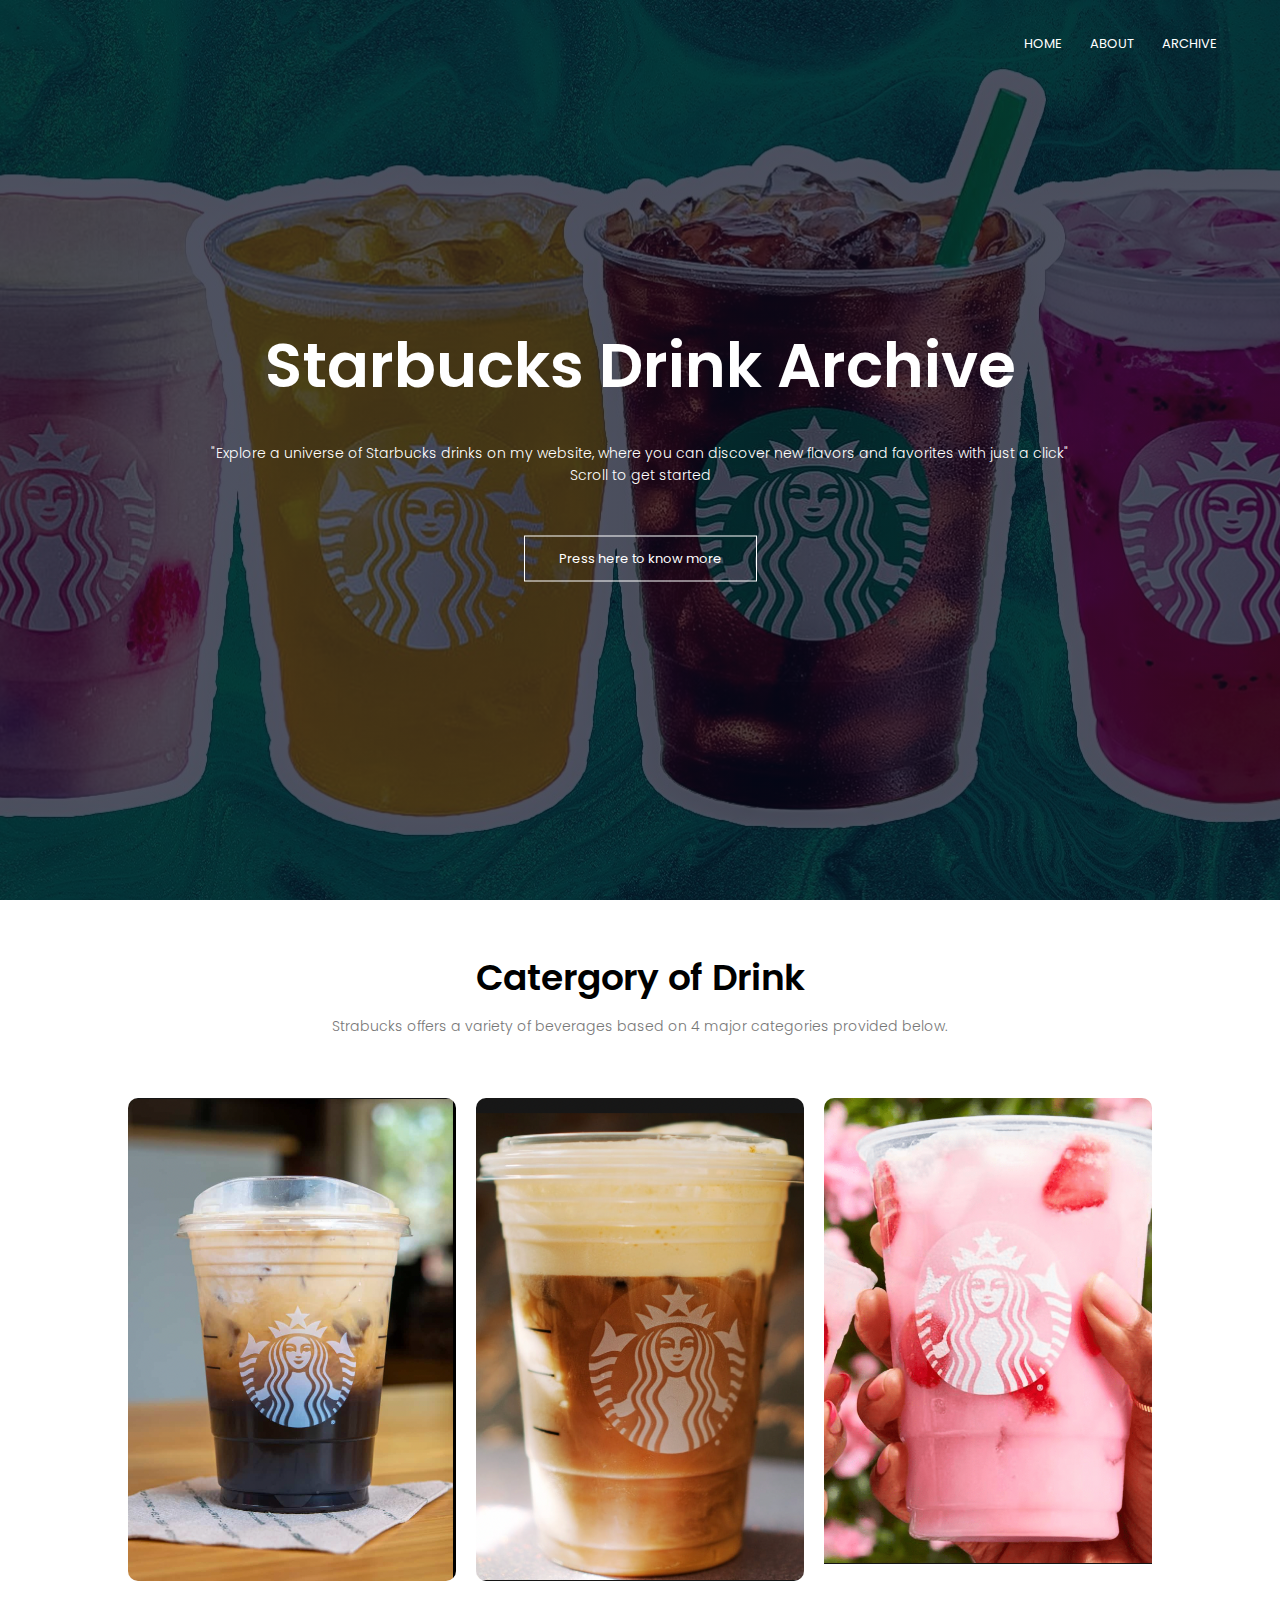
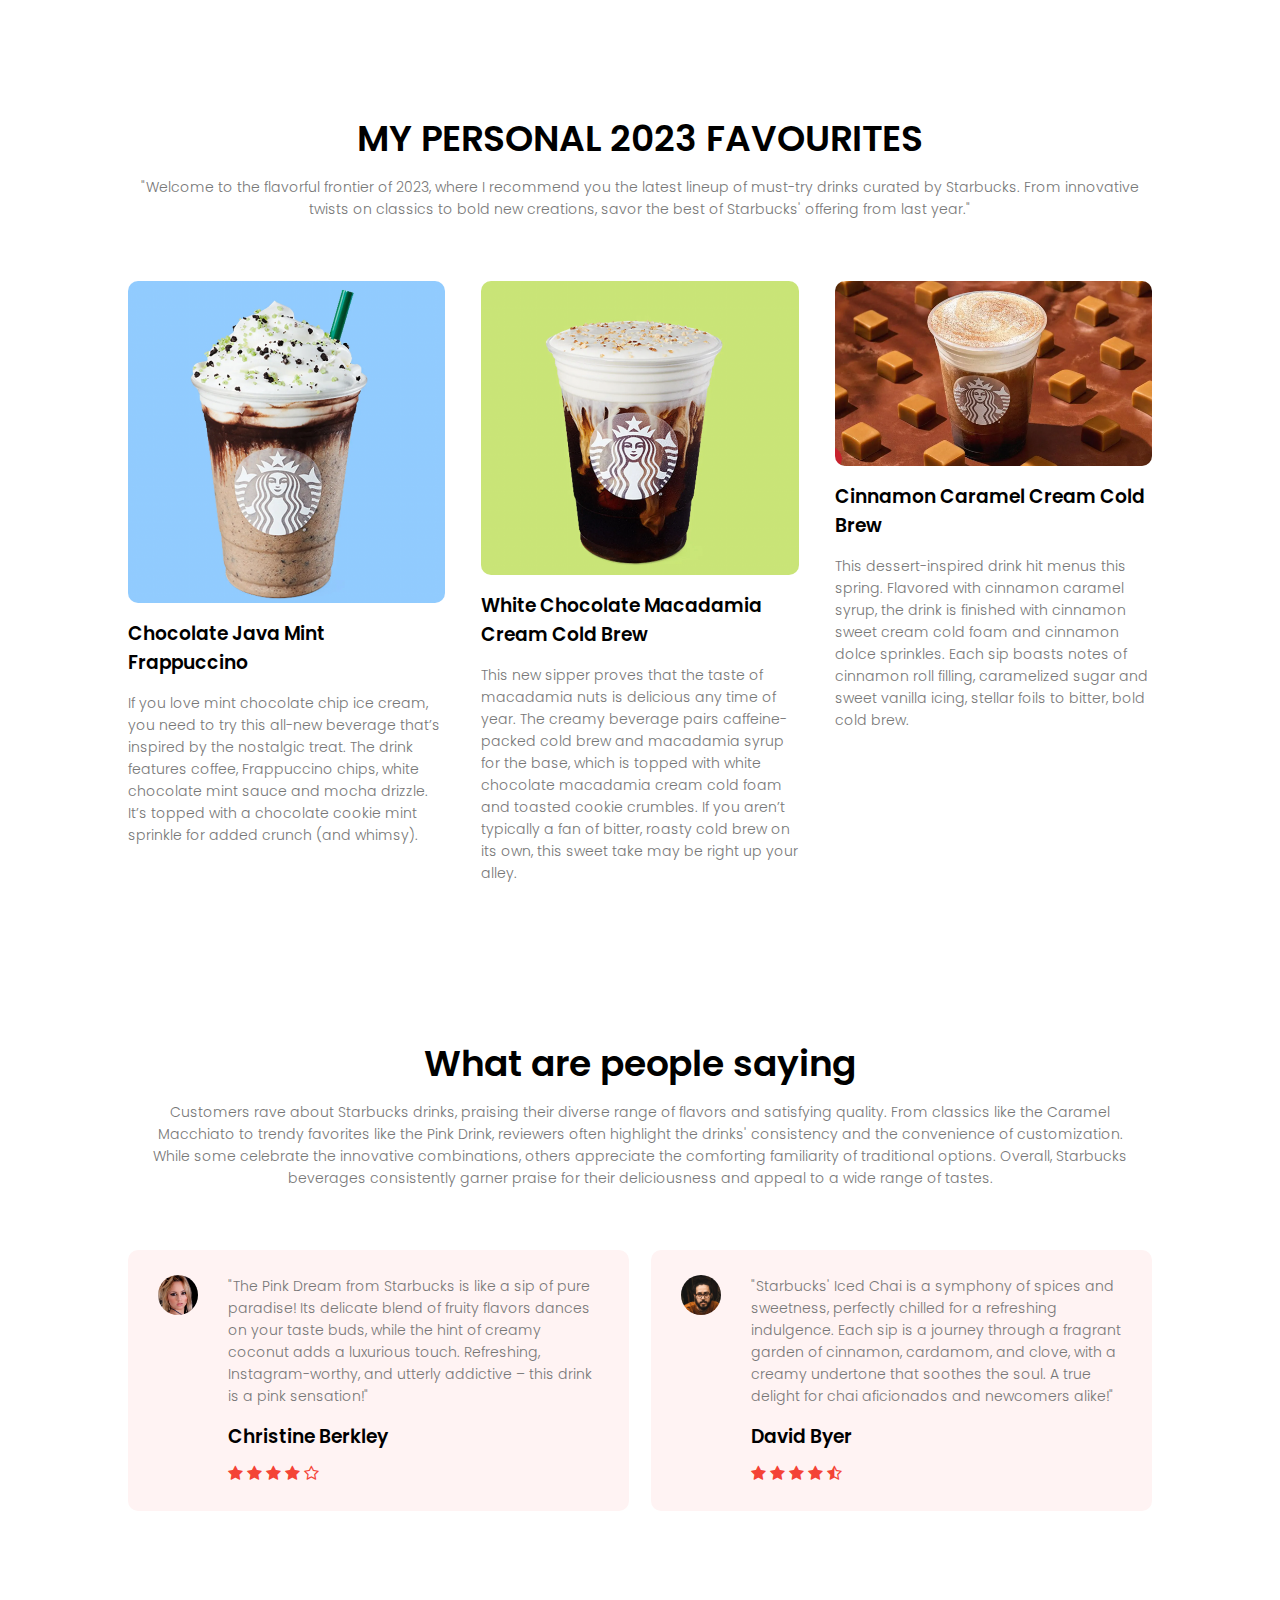
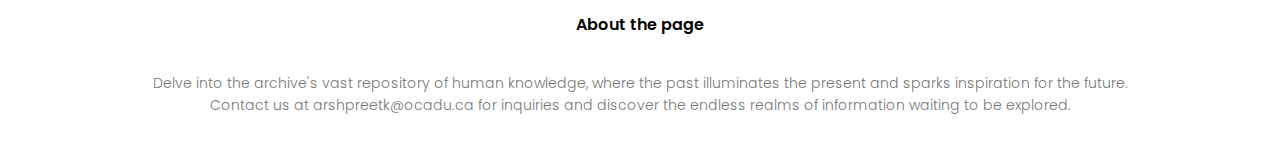
<file: index.html>
<html>
<head>
<meta name="viewport" content="width=device-width, initial-scale=1.0">
<title>Starbucks Drink Archive</title>
<link rel="stylesheet" href="style.css">
<link href="https://fonts.googleapis.com/css?family=Poppins:100,200,300,400,600,700&display=swap" rel="stylesheet">
<link rel="stylesheet" href="https://stackpath.bootstrapcdn.com/font-awesome/4.7.0/css/font-awesome.min.css"> 
</head>
<body>
    <section class="header">
        
        <nav>
           
            <div class="nav-links" id="navLinks">  
                <i class="fa fa-close" onclick="hideMenu()"></i>
                <ul>
                    <li><a href="index.html">HOME</a></li>
                    <li><a href="about.html">ABOUT</a></li>
                    <li><a  href="blog.html">ARCHIVE</a></li>
            
                </ul>
            </div>
            <i class="fa fa-bars" onclick="showMenu()"></i>
        </nav>
        
        <div class="text-box">
            <h1>Starbucks Drink Archive</h1>
            <p>"Explore a universe of Starbucks drinks on my website, where you can discover new flavors and favorites with just a click"<br>Scroll to get started</p>
            <a href="about.html" class="hero-btn">Press here to know more</a>
        </div>
    </section>
    


    
    <section class="campus">
        <h1> Catergory of Drink</h1>
        <p> Strabucks offers a variety of beverages based on 4 major categories provided below.</p>
            <div class="row">
                <div class="campus-col">
                    <img src="images/brewed coffee.png">
                    <div class="layer">
                        <h3>FRESH BREWED COFFEE</h3>
                    </div>
                </div>
                <div class="campus-col">
                    <img src="images/espresso bvg.png">
                    <div class="layer">
                        <h3>ESPRESSO BEVERAGES AND FRAPPUCINO</h3>
                    </div>
                </div>
                <div class="campus-col">
                    <img src="images/refresher.png">
                    <div class="layer">
                        <h3>REFRESHERS AND TEA</h3>
                    </div>
                </div>
                
            </div>
    </section>
    

    
    <section class="facility">
        <h1>MY PERSONAL 2023 FAVOURITES</h1>
        <p>"Welcome to the flavorful frontier of 2023, where I recommend you the latest lineup of must-try drinks curated by Starbucks. From innovative twists on classics to bold new creations, savor the best of Starbucks' offering from last year."</p>
            <div class="row">
                <div class="facility-col">
                    <img src="images/mint.png">
                    <h3>Chocolate Java Mint Frappuccino</h3>
                    <p>If you love mint chocolate chip ice cream, you need to try this all-new beverage that’s inspired by the nostalgic treat. The drink features coffee, Frappuccino chips, white chocolate mint sauce and mocha drizzle. It’s topped with a chocolate cookie mint sprinkle for added crunch (and whimsy).</p>
                </div>
                <div class="facility-col">
                    <img src="images/whitechoc.png">
                    <h3>White Chocolate Macadamia Cream Cold Brew</h3>
                    <p>This new sipper proves that the taste of macadamia nuts is delicious any time of year. The creamy beverage pairs caffeine-packed cold brew and macadamia syrup for the base, which is topped with white chocolate macadamia cream cold foam and toasted cookie crumbles. If you aren’t typically a fan of bitter, roasty cold brew on its own, this sweet take may be right up your alley.</p>
                </div>
                <div class="facility-col">
                    <img src="images/cinnamon.png">
                    <h3> Cinnamon Caramel Cream Cold Brew</h3>
                    <p>This dessert-inspired drink hit menus this spring. Flavored with cinnamon caramel syrup, the drink is finished with cinnamon sweet cream cold foam and cinnamon dolce sprinkles. Each sip boasts notes of cinnamon roll filling, caramelized sugar and sweet vanilla icing, stellar foils to bitter, bold cold brew.</p>
                </div>
            </div>
    </section>
    
    

    
    <section class="testimonials">
        <h1>What are people saying</h1>
        <p>Customers rave about Starbucks drinks, praising their diverse range of flavors and satisfying quality. From classics like the Caramel Macchiato to trendy favorites like the Pink Drink, reviewers often highlight the drinks' consistency and the convenience of customization. While some celebrate the innovative combinations, others appreciate the comforting familiarity of traditional options. Overall, Starbucks beverages consistently garner praise for their deliciousness and appeal to a wide range of tastes.</p>
            <div class="row">
                <div class="testimonial-col">
                    <img src="images/user1.jpg">
                    <div> 
                        <p>"The Pink Dream from Starbucks is like a sip of pure paradise! Its delicate blend of fruity flavors dances on your taste buds, while the hint of creamy coconut adds a luxurious touch. Refreshing, Instagram-worthy, and utterly addictive – this drink is a pink sensation!"</p>
                        <h3>Christine Berkley</h3>
                        <i class="fa fa-star"></i>
                        <i class="fa fa-star"></i>
                        <i class="fa fa-star"></i>
                        <i class="fa fa-star"></i>
                        <i class="fa fa-star-o"></i>
                    </div>
                </div>
                <div class="testimonial-col">
                    <img src="images/user2.jpg">
                    <div>
                        <p>"Starbucks' Iced Chai is a symphony of spices and sweetness, perfectly chilled for a refreshing indulgence. Each sip is a journey through a fragrant garden of cinnamon, cardamom, and clove, with a creamy undertone that soothes the soul. A true delight for chai aficionados and newcomers alike!"</p>
                        <h3>David Byer</h3>
                        <i class="fa fa-star"></i>
                        <i class="fa fa-star"></i>
                        <i class="fa fa-star"></i>
                        <i class="fa fa-star"></i>
                        <i class="fa fa-star-half-o"></i>
                    </div>
                </div>
                
            </div>
    </section>
    



<section class="footer">
        <h4>About the page</h4>
        <p>Delve into the archive's vast repository of human knowledge, where the past illuminates the present and sparks inspiration for the future. </br>Contact us at arshpreetk@ocadu.ca for inquiries and discover the endless realms of information waiting to be explored.</p>
        

<script>
    var navLinks = document.getElementById("navLinks");

    function showMenu() {
        navLinks.style.right = "0";
    }

    function hideMenu() {
        navLinks.style.right = "-200px";
    }
</script> 
    
</body>
</html>
</file>
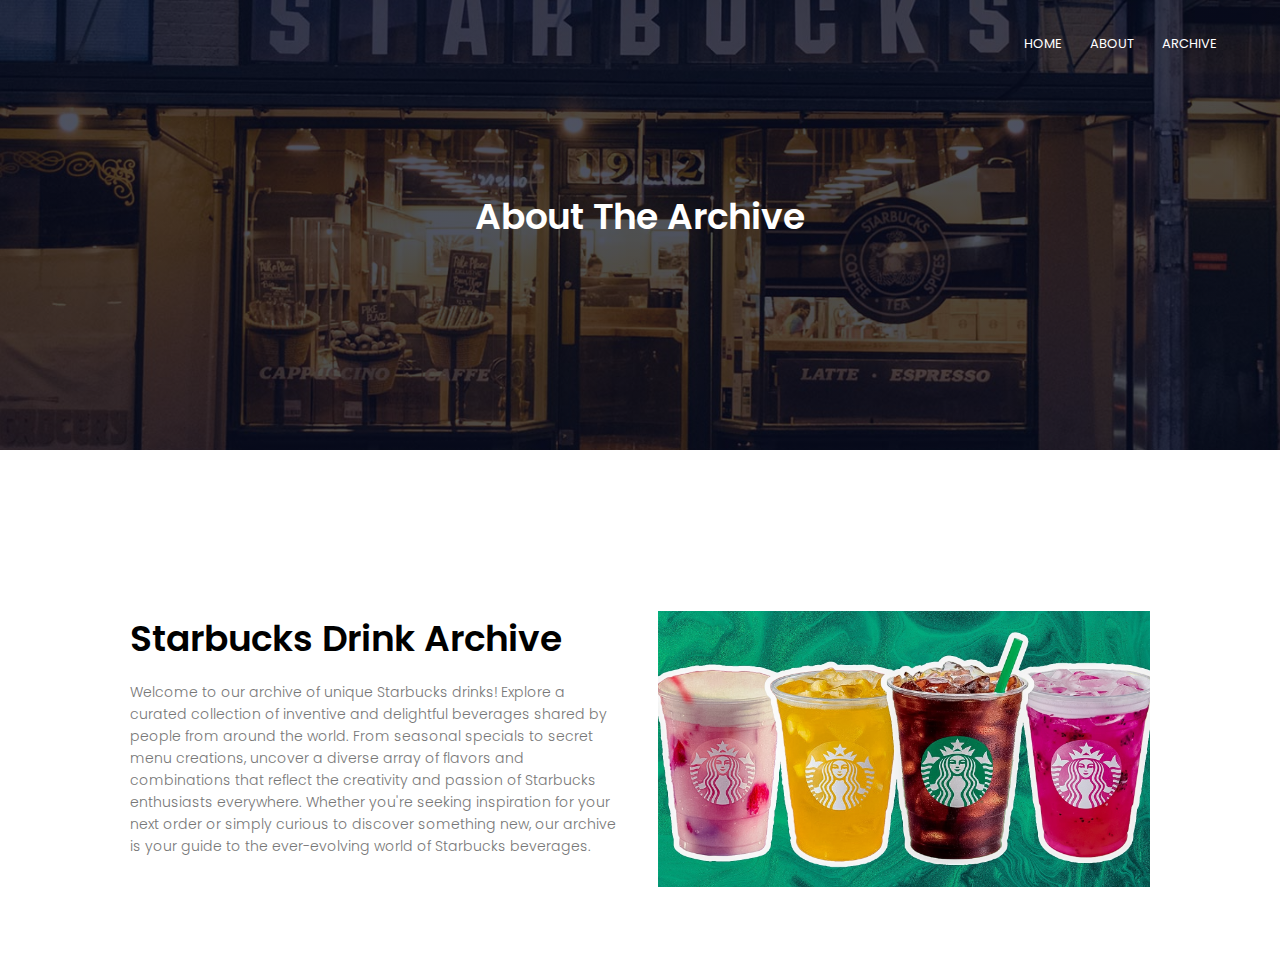
<file: about.html>
<html>
<head>
<meta name="viewport" content="width=device-width, initial-scale=1.0">
<title>Starbucks Drink Archive</title>
<link rel="stylesheet" href="style.css">
<link href="https://fonts.googleapis.com/css?family=Poppins:100,200,300,400,600,700&display=swap" rel="stylesheet">
<link rel="stylesheet" href="https://stackpath.bootstrapcdn.com/font-awesome/4.7.0/css/font-awesome.min.css"> 
</head>
<body>
    <section class="sub-header">
        <nav>
            
            <div class="nav-links" id="navLinks">  
                <i class="fa fa-close" onclick="hideMenu()"></i>
                <ul>
                    <li><a href="index.html">HOME</a></li>
                    <li><a href="about.html">ABOUT</a></li>
                    <li><a href="blog.html">ARCHIVE</a></li>
                   
                </ul>
            </div>
            <i class="fa fa-bars" onclick="showMenu()"></i>
        </nav>   
            <h1>About The Archive</h1>
    </section>
    
    
<!--  about --> 
    
<section class="about-us">
    <div class="row">
        <div class="about-col">
            <h1>Starbucks Drink Archive </h1>     
            <p>Welcome to our archive of unique Starbucks drinks! Explore a curated collection of inventive and delightful beverages shared by people from around the world. From seasonal specials to secret menu creations, uncover a diverse array of flavors and combinations that reflect the creativity and passion of Starbucks enthusiasts everywhere. Whether you're seeking inspiration for your next order or simply curious to discover something new, our archive is your guide to the ever-evolving world of Starbucks beverages.</p>
            
        </div>
        <div class="about-col">
            <img src="images/about.jpg">
        </div>
    </div>    
</section>
    

  

<script>
    var navLinks = document.getElementById("navLinks");

    function showMenu() {
        navLinks.style.right = "0";
    }

    function hideMenu() {
        navLinks.style.right = "-200px";
    }
</script> 
    
</body>
</html>
</file>
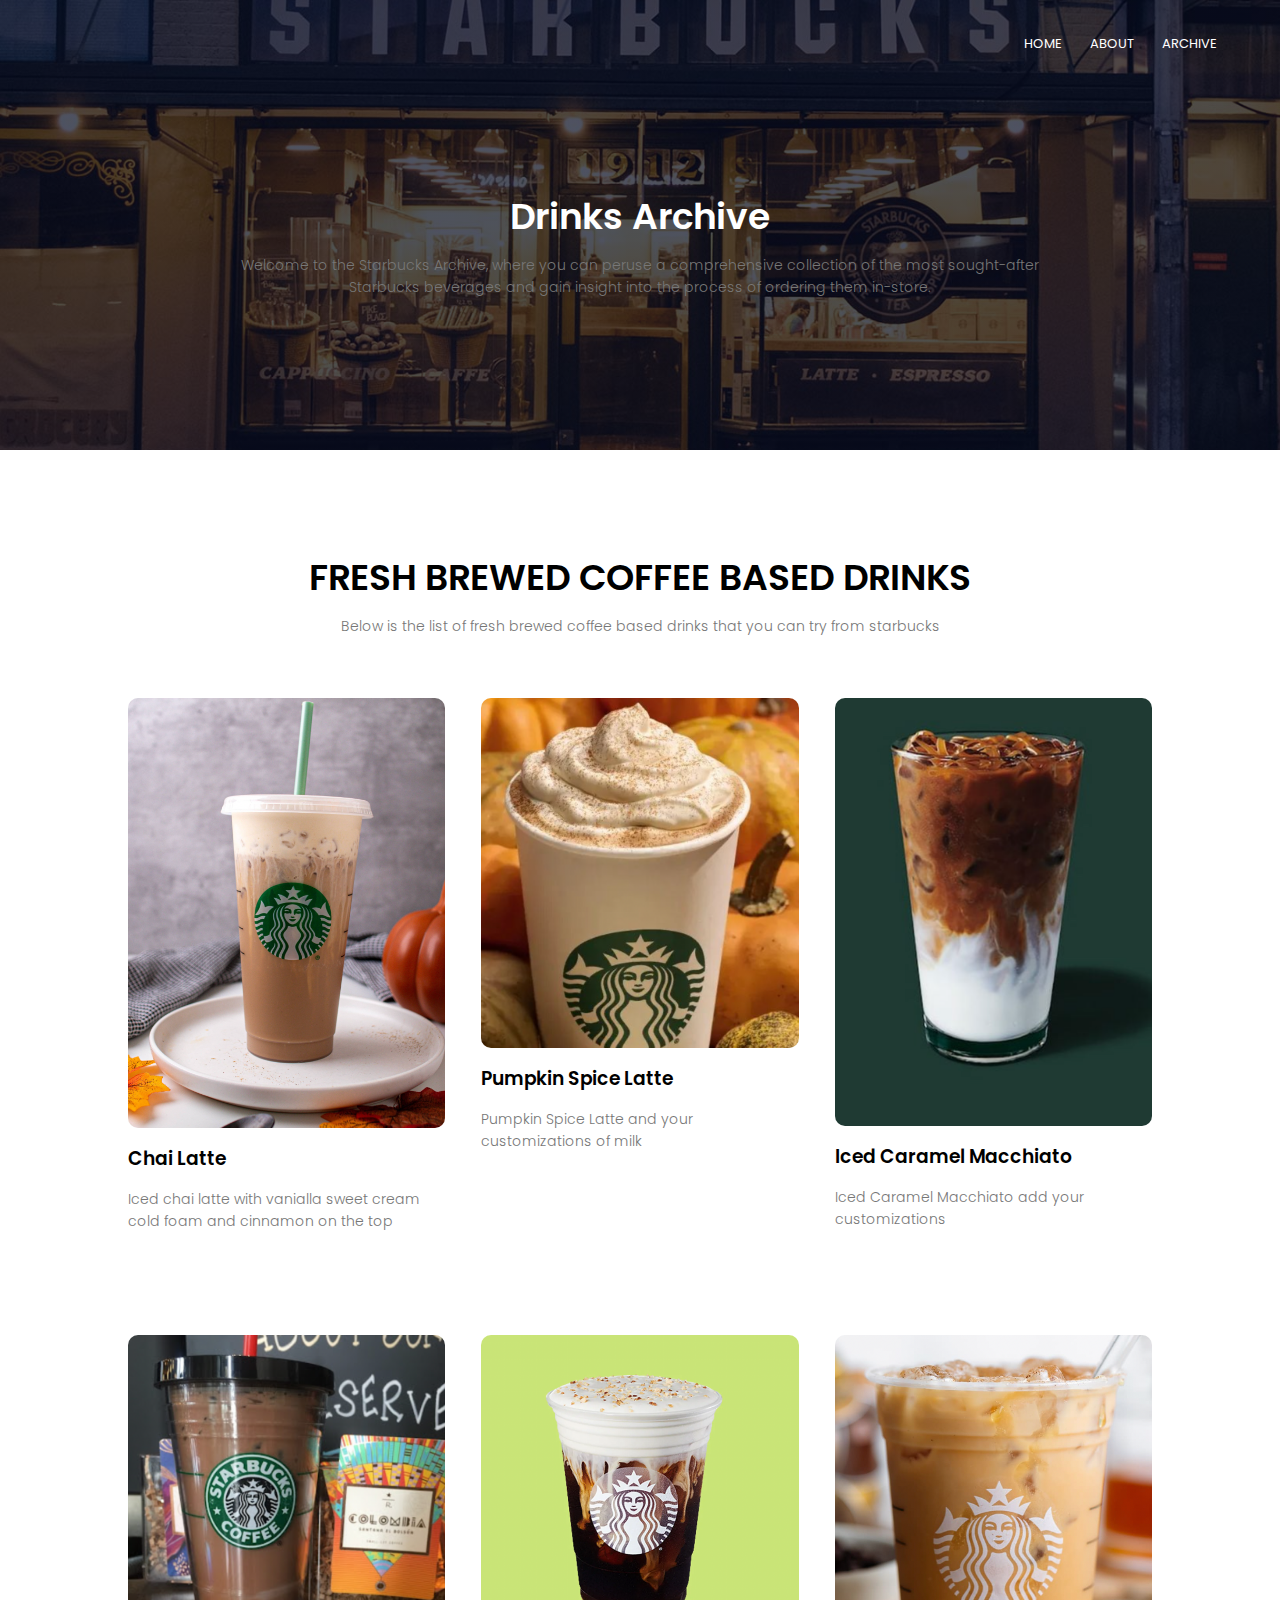
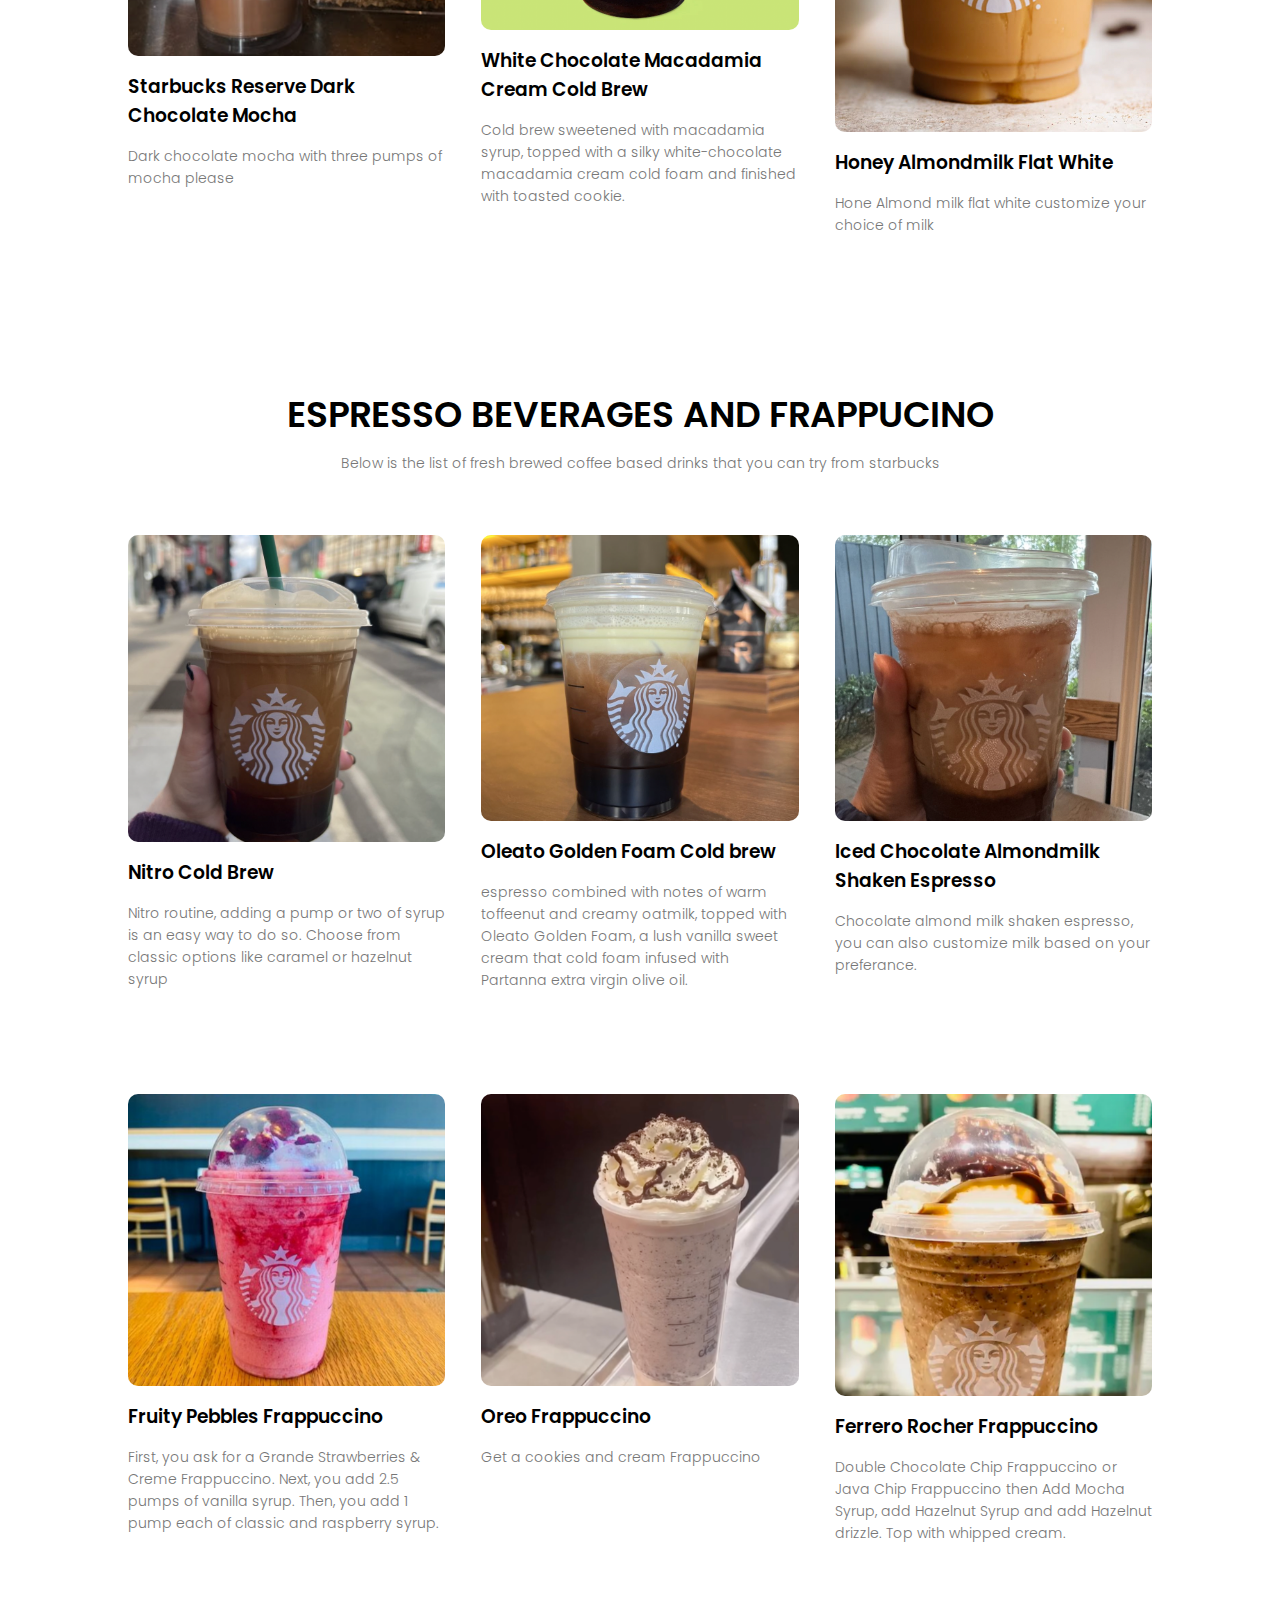
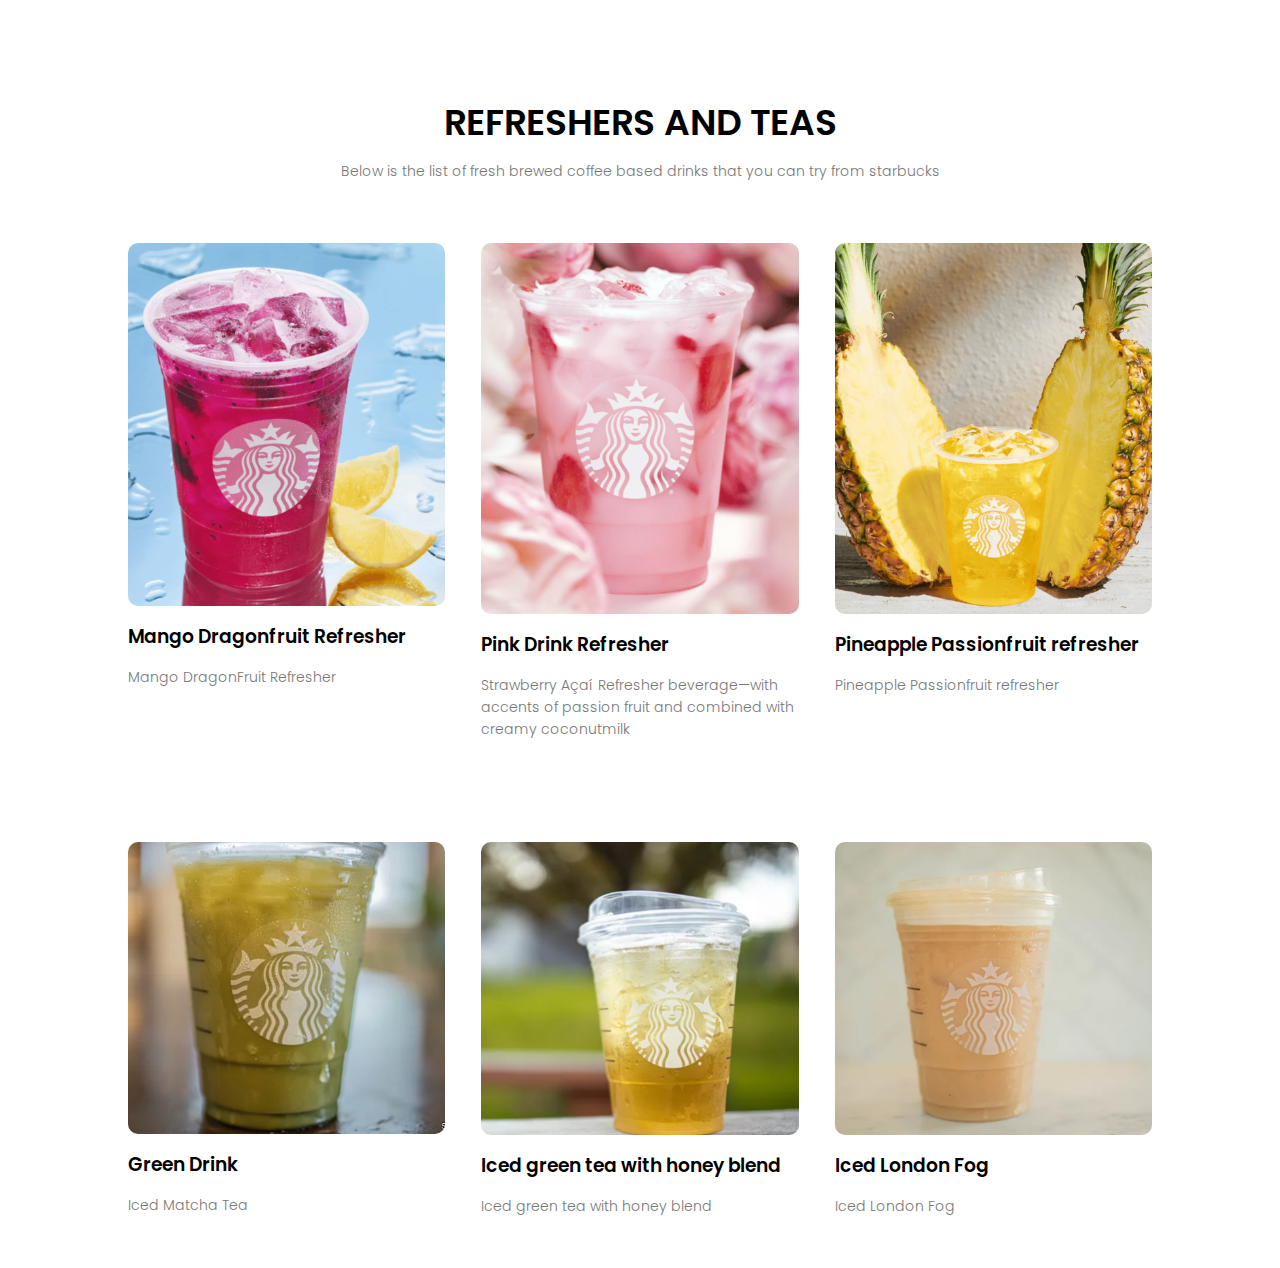
<file: blog.html>
<html>
<head>
<meta name="viewport" content="width=device-width, initial-scale=1.0">
<title></title>
<link rel="stylesheet" href="style.css">
<link href="https://fonts.googleapis.com/css?family=Poppins:100,200,300,400,600,700&display=swap" rel="stylesheet">
<link rel="stylesheet" href="https://stackpath.bootstrapcdn.com/font-awesome/4.7.0/css/font-awesome.min.css"> 
</head>
<body>
    <section class="sub-header">
        <nav>
            <a href="index.html"></a>
            <div class="nav-links" id="navLinks">  
                <i class="fa fa-close" onclick="hideMenu()"></i>
                <ul>
                    <li><a href="index.html">HOME</a></li>
                    <li><a href="about.html">ABOUT</a></li>
                   
                    <li><a href="blog.html">ARCHIVE</a></li>
                   
                </ul>
            </div>
            <i class="fa fa-bars" onclick="showMenu()"></i>
        </nav>
            <h1>Drinks Archive</h1>
            <p>Welcome to the Starbucks Archive, where you can peruse a comprehensive collection of the most sought-after </br> Starbucks beverages and gain insight into the process of ordering them in-store.</p>
    </section>
    
<!---------- Blog Page Content ---------->
    
<section class="facility">
    <h1>FRESH BREWED COFFEE BASED DRINKS</h1>
    <p>Below is the list of fresh brewed coffee based drinks that you can try from starbucks </p>
        <div class="row">
            <div class="facility-col">
                <img src="images/chai.png">
                <h3>Chai Latte</h3>
                <p> Iced chai latte with vanialla sweet cream cold foam and cinnamon on the top</p>
            </div>
            <div class="facility-col">
                <img src="images/pumpkin.png">
                <h3>Pumpkin Spice Latte</h3>
                <p> Pumpkin Spice Latte and your customizations of milk</p>
            </div>
            <div class="facility-col">
                <img src="images/iced caramel.png">
                <h3> Iced Caramel Macchiato</h3>
                <p>Iced Caramel Macchiato add your customizations</p>
            </div>
        </div>

        <div class="row">
            <div class="facility-col">
                <img src="images/mocha.png">
                <h3>Starbucks Reserve Dark Chocolate Mocha</h3>
                <p>Dark chocolate mocha with three pumps of mocha please</p>
            </div>

            <div class="facility-col">
                <img src="images/whitechoc.png">
                <h3>White Chocolate Macadamia Cream Cold Brew</h3>
                <p>Cold brew sweetened with macadamia syrup, topped with a silky white-chocolate macadamia cream cold foam and finished with toasted cookie.</p>
            </div>
            <div class="facility-col">
                <img src="images/Honey.png">
                <h3>Honey Almondmilk Flat White</h3>
                <p>Hone Almond milk flat white customize your choice of milk</p>
            </div>

        
</section>

<section class="facility">
    <h1>ESPRESSO BEVERAGES AND FRAPPUCINO</h1>
    <p>Below is the list of fresh brewed coffee based drinks that you can try from starbucks </p>
        <div class="row">
            <div class="facility-col">
                <img src="images/nitro.png">
                <h3>Nitro Cold Brew</h3>
                <p>Nitro routine, adding a pump or two of syrup is an easy way to do so. Choose from classic options like caramel or hazelnut syrup</p>
            </div>
            <div class="facility-col">
                <img src="images/golden.png">
                <h3>Oleato Golden Foam Cold brew</h3>
                <p>espresso combined with notes of warm toffeenut and creamy oatmilk, topped with Oleato Golden Foam, a lush vanilla sweet cream that cold foam infused with Partanna extra virgin olive oil.</p>
            </div>
            <div class="facility-col">
                <img src="images/chocolate.png">
                <h3>Iced Chocolate Almondmilk Shaken Espresso</h3>
                <p>Chocolate almond milk shaken espresso, you can also customize milk based on your preferance.</p>
            </div>
        </div>

        <div class="row">
            <div class="facility-col">
                <img src="images/fruity frap.png">
                <h3>Fruity Pebbles Frappuccino
                </h3>
                <p>First, you ask for a Grande Strawberries & Creme Frappuccino⁣. Next, you add 2.5 pumps of vanilla syrup. Then, you add 1 pump each of classic and raspberry syrup.</p>
            </div>

            <div class="facility-col">
                <img src="images/oreo.png">
                <h3>Oreo Frappuccino</h3>
                <p>Get a cookies and cream Frappuccino</p>
            </div>
            <div class="facility-col">
                <img src="images/ferrero.png">
                <h3>Ferrero Rocher Frappuccino</h3>
                <p>Double Chocolate Chip Frappuccino or Java Chip Frappuccino then
                    Add Mocha Syrup, add Hazelnut Syrup and add Hazelnut drizzle.
                    Top with whipped cream.</p>
            </div>

        
</section>

<section class="facility">
    <h1>REFRESHERS AND TEAS</h1>
    <p>Below is the list of fresh brewed coffee based drinks that you can try from starbucks </p>
        <div class="row">
            <div class="facility-col">
                <img src="images/dragonfruit.png">
                <h3>Mango Dragonfruit Refresher</h3>
                <p>Mango DragonFruit Refresher </p>
            </div>
            <div class="facility-col">
                <img src="images/pinkdrink.png">
                <h3>Pink Drink Refresher</h3>
                <p>Strawberry Açaí Refresher beverage—with accents of passion fruit and combined with creamy coconutmilk</p>
            </div>
            <div class="facility-col">
                <img src="images/pinnaple.png">
                <h3>Pineapple Passionfruit refresher</h3>
                <p>Pineapple Passionfruit refresher </p>
            </div>
        </div>

        <div class="row">
            <div class="facility-col">
                <img src="images/green matcha.png">
                <h3>Green Drink</h3>
                <p>Iced Matcha Tea </p>
            </div>

            <div class="facility-col">
                <img src="images/iced green tea.png">
                <h3>Iced green tea with honey blend</h3>
                <p>Iced green tea with honey blend</p>
            </div>
            <div class="facility-col">
                <img src="images/Iced London Fog.png">
                <h3>Iced London Fog</h3>
                <p>Iced London Fog</p>
            </div>

        
</section>



    
        
        
    
<!-------- footer ---------->


  
  
<!----JavaScript for toggle menu---->
<script>
    var navLinks = document.getElementById("navLinks");

    function showMenu() {
        navLinks.style.right = "0";
    }

    function hideMenu() {
        navLinks.style.right = "-200px";
    }
</script> 
    
</body>
</html>
</file>
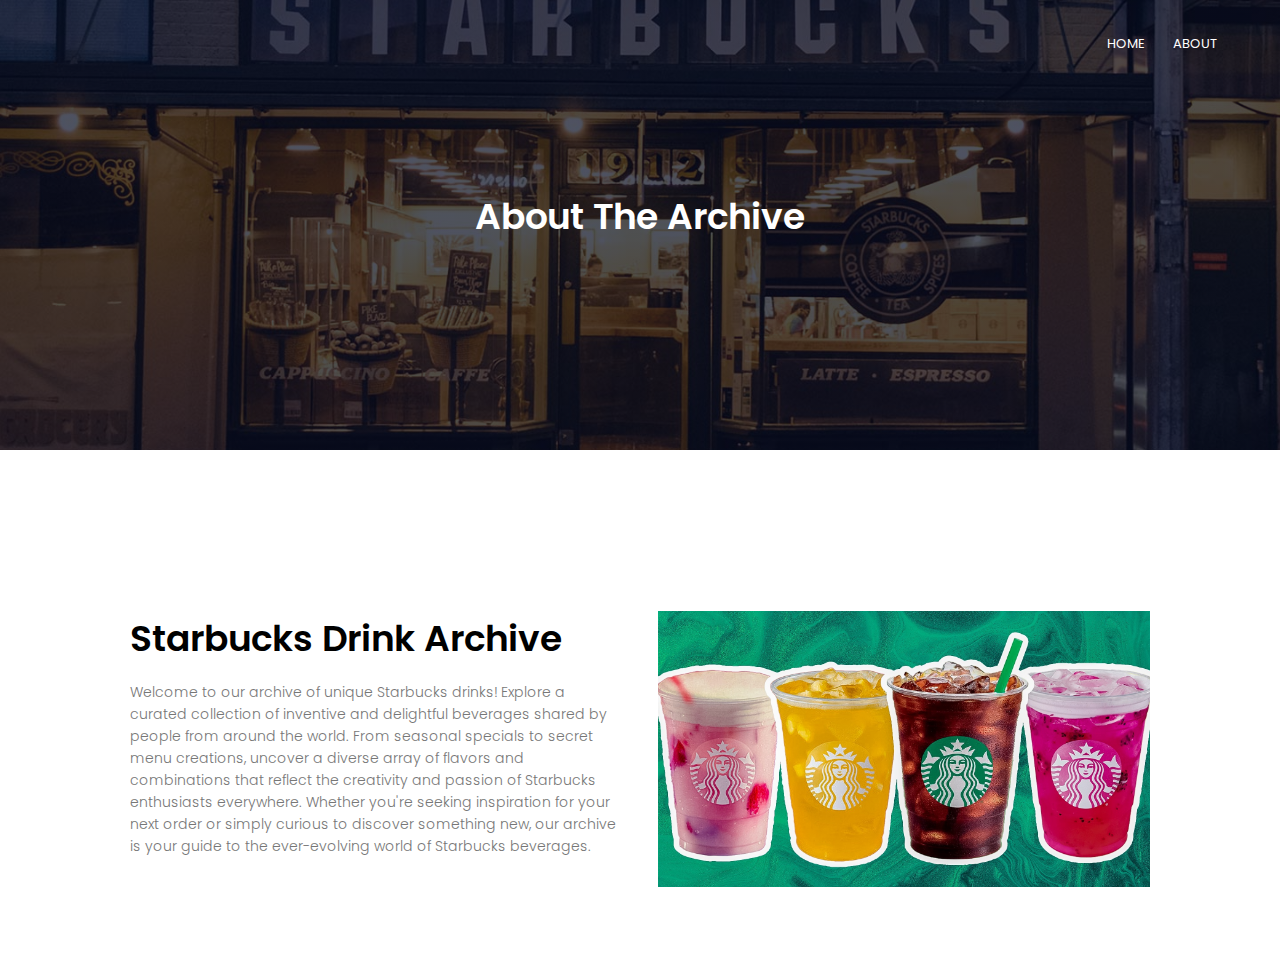
<file: page1.html>
<html>
<head>
<meta name="viewport" content="width=device-width, initial-scale=1.0">
<title>Starbucks Drink Archive</title>
<link rel="stylesheet" href="style.css">
<link href="https://fonts.googleapis.com/css?family=Poppins:100,200,300,400,600,700&display=swap" rel="stylesheet">
<link rel="stylesheet" href="https://stackpath.bootstrapcdn.com/font-awesome/4.7.0/css/font-awesome.min.css"> 
</head>
<body>
    <section class="sub-header">
        <nav>
            
            <div class="nav-links" id="navLinks">  
                <i class="fa fa-close" onclick="hideMenu()"></i>
                <ul>
                    <li><a href="index.html">HOME</a></li>
                    <li><a href="about.html">ABOUT</a></li>
                   
                </ul>
            </div>
            <i class="fa fa-bars" onclick="showMenu()"></i>
        </nav>   
            <h1>About The Archive</h1>
    </section>
    
    
<!--  about --> 
    
<section class="about-us">
    <div class="row">
        <div class="about-col">
            <h1>Starbucks Drink Archive </h1>     
            <p>Welcome to our archive of unique Starbucks drinks! Explore a curated collection of inventive and delightful beverages shared by people from around the world. From seasonal specials to secret menu creations, uncover a diverse array of flavors and combinations that reflect the creativity and passion of Starbucks enthusiasts everywhere. Whether you're seeking inspiration for your next order or simply curious to discover something new, our archive is your guide to the ever-evolving world of Starbucks beverages.</p>
            
        </div>
        <div class="about-col">
            <img src="images/about.jpg">
        </div>
    </div>    
</section>
    

  

<script>
    var navLinks = document.getElementById("navLinks");

    function showMenu() {
        navLinks.style.right = "0";
    }

    function hideMenu() {
        navLinks.style.right = "-200px";
    }
</script> 
    
</body>
</html>
</file>
<file: style.css>
*{
    margin: 0;
    padding: 0;
    font-family: 'Poppins', sans-serif;
}
.header{
    min-height: 100vh;
    width: 100%;
    background-image: linear-gradient(rgba(4,9,30,0.7),rgba(4,9,30,0.7)),url(images/about.jpg);
    background-position: center;
    background-size: cover;
    position: relative;
    overflow: hidden;
}

nav{
    display: flex;
    padding: 2% 4%;
    justify-content: space-between;
    align-items: center;
}
nav img{
    width: 135px;
}
.nav-links{
    flex: 1;
    text-align: right;
}
.nav-links ul li{
    list-style: none;
    display: inline-block;
    padding: 8px 12px;
    position: relative;
}
.nav-links ul li a{
    color: #fff;
    text-decoration: none;
    font-size: 13px;
}
.nav-links ul li::after{
    content: '';
    width: 0%;
    height: 2px;
    background: #f44336;
    display: block;
    margin: auto;
    transition: .5s;    
}
.nav-links ul li:hover::after{
    width: 100%;
}
nav .fa{
    display: none;
}

.text-box{
    width: 90%;
    color: #fff;
    position: absolute;
    top: 50%;
    left: 50%;
    transform: translate(-50%, -50%);
    text-align: center;
}
.text-box h1{
    font-size: 62px;
}
.text-box p{
    margin: 20px 0 40px;
    font-size: 14px;
    color: #fff;
}
.hero-btn {
    display: inline-block;
    text-decoration: none;
    color: #fff;
    border: 1px solid #fff;
    padding: 12px 34px;
    font-size: 13px;
    background: transparent;
    position: relative;
    cursor: pointer;
    transition: 1s;
}

.hero-btn:hover{
    border: 1px solid #f44336;
    background: #f44336;
}


@media(max-width: 700px)
{
   .nav-links ul li
    {
        display: block;
    }
    .nav-links
    {
        position: fixed;
        background: #f44336;
        height: 100vh;
        width: 200px;
        top: 0;
        right: -200px;
        text-align: left;
        z-index: 2;
        transition: 0.5s;
    }
    .nav-links ul{
        padding: 30px;
    }
    nav .fa{
        display: block;
        color: #fff;
        margin: 10px;
        font-size: 22px;
        cursor: pointer; 
    }
    .text-box h1{
        font-size: 20px;
    }
}



.course{
    width: 80%;
    margin: auto;
    text-align: center;
    padding-top: 100px;
}
h1{
    font-size: 36px;
    font-weight: 600;
}
p{
    color: #777;
    font-size: 14px;
    font-weight: 300;
    line-height: 22px;
    padding: 10px;
}
.row{
    margin-top: 5%;
    display: flex;
    justify-content: space-between;  
}
  
.course-col{
    flex-basis: 31%;
    background: #fff3f3;
    border-radius: 10px;
    margin-bottom: 5%;
    padding: 20px 12px;
    box-sizing: border-box;
    transition: .5s;
}
h3{
    text-align: center;
    font-weight: 600;
    margin: 10px 0;
}
.course-col:hover{
    box-shadow: 0 0 20px 0px rgba(0, 0, 0, 0.2);
}

@media (max-width:700px){
    .row{
        flex-direction: column;
    }
} 



.campus{
    width: 80%;
    margin: auto;
    text-align: center;
    padding-top: 50px;
}
.campus-col{
    flex-basis: 32%;
    border-radius: 10px;
    margin-bottom: 30px;
    position: relative;
    overflow: hidden;
}
.campus-col img{
    width: 100%;
}

.layer{
    background: transparent;
    height: 100%;
    width: 100%;
    top: 0;
    left: 0;
    position: absolute;
    transition: .5s;
}
.layer:hover{
    background: rgba(226, 0, 0, 0.7);
}
.layer h3{
    width: 100%;
    font-weight: 500;
    color: #fff;
    font-size: 26px;
    bottom: 0;
    left: 50%;
    transform: translateX(-50%);
    position: absolute;
    opacity: 0;
    transition: .5s;
}
.layer:hover h3{
    bottom: 49%;
    opacity: 1;
}



.facility{
    width: 80%;
    margin: auto;
    text-align: center;
    padding-top: 100px;
}
.facility-col{
    flex-basis: 31%;
    border-radius: 10px;
    margin-bottom: 5%;
    text-align: left;
}
.facility-col img{
    width: 100%;
    border-radius: 10px;
}
.facility-col p{
    padding: 0;
}
.facility-col h3{
    margin-top: 16px;
    margin-bottom: 15px;
    text-align: left;
}



.testimonials{
    width: 80%;
    margin: auto;
    padding-top: 100px;
    text-align: center;
}

.testimonial-col{
    flex-basis: 44%;
    border-radius: 10px;
    margin-bottom: 5%;
    text-align: left;
    background: #fff3f3;
    padding: 25px;
    cursor: pointer;
    display: flex;
}
.testimonial-col img{
    height: 40px;
    margin-left: 5px;
    margin-right: 30px;
    border-radius: 50%;
}
.testimonial-col p{
    padding: 0;
}
.testimonial-col h3{
    margin-top: 15px;
    text-align: left;
}
.testimonial-col .fa{
    color: #f44336;
}

@media(max-width:700px){
    .testimonial-col img{
        margin-left: 0px;
        margin-right: 15px;
    }
}




.cta{
    margin: 100px auto;
    width: 80%;
    background-image: linear-gradient(rgba(0,0,0,0.7),rgba(0,0,0,0.7)),url(images/connect.png);
    background-position: center;
    background-size: cover;
    border-radius: 10px;
    text-align: center;
    padding: 100px 0;
}
.cta h1{
    color: #fff;
    margin-bottom: 40px; 
    padding: 0; 
}

@media(max-width:700px){
    .cta h1{
        font-size: 24px;
    }
}



.footer{
    width: 100%;
    text-align: center;
    padding: 30px 0;
}
.footer h4{
    margin-bottom: 25px;
    margin-top: 20px;
    font-weight: 600;
}

.icons .fa{
    color: #f44336;
    margin: 0 13px;
    cursor: pointer;
    padding: 18px 0;
}
.fa-heart-o{
    color: #f44336;
}





.sub-header{
    height: 50vh;
    width: 100%;
    background-image: linear-gradient(rgba(4,9,30,0.7),rgba(4,9,30,0.7)),url(images/shop.png);
    background-position: center;
    background-size: cover;
    text-align: center;
    color: #fff;
}
.sub-header h1{
    margin-top: 100px;
}
.about-us{
    width: 80%;
    margin: auto;
    padding-top: 80px;
    padding-bottom: 50px;
}

.about-col{
    flex-basis: 48%;
    padding: 30px 2px;
}
.about-col h1{
    padding-top: 0;
}
.about-col p{
    padding: 15px 0 25px;
}

.hero-btn.red-btn{
    border: 1px solid #f44336;
    background: transparent;
    color: #f44336;
}
.hero-btn.red-btn:hover{
    border: 1px solid #f44336;
    background: #f44336;
    color: #fff;
}
.hero-btn.red-btn::after{
    background: #f44336;
}
.hero-btn.red-btn::before{
    background: #f44336;
}
.content-image{
    flex-basis: 50%;
}
.about-col img{
    width: 100%;
}


.blog-content{
    width: 80%;
    margin: auto;
    padding: 60px 0;
}
.blog-left{
    flex-basis: 65%;
}
.blog-right{
    flex-basis: 32%;
}
.blog-left img{
    width: 100%;
}
.blog-left h2{
    color: #222;
    font-weight: 600;
    margin: 30px 0;
}
.blog-left p{
    color: #999;
    padding: 0;
}

.blog-right h3{
    background: #f44336;
    color: #fff;
    padding: 7px 0;
    font-size: 16px;
    margin-bottom: 20px;
}
.blog-right div{
    display: flex;
    align-items: center;
    justify-content: space-between;
    color: #555;
    padding: 8px;
    box-sizing: border-box;
}

.comment-box{
    border: 1px solid #ccc;
    margin: 50px 0;
    padding: 10px 20px;
}

.comment-box h3{
    text-align: left;
}
.comment-form input, .comment-form textarea{
    width: 100%;
    padding: 10px;
    margin: 15px 0;
    box-sizing: border-box;
    border: none;
    outline: none;
    background: #f0f0f0;
}
.comment-form button{
    margin: 10px 0;
}


@media (max-width:700px){
    .sub-header h1{
        font-size: 24px;
    }
}
</file>
